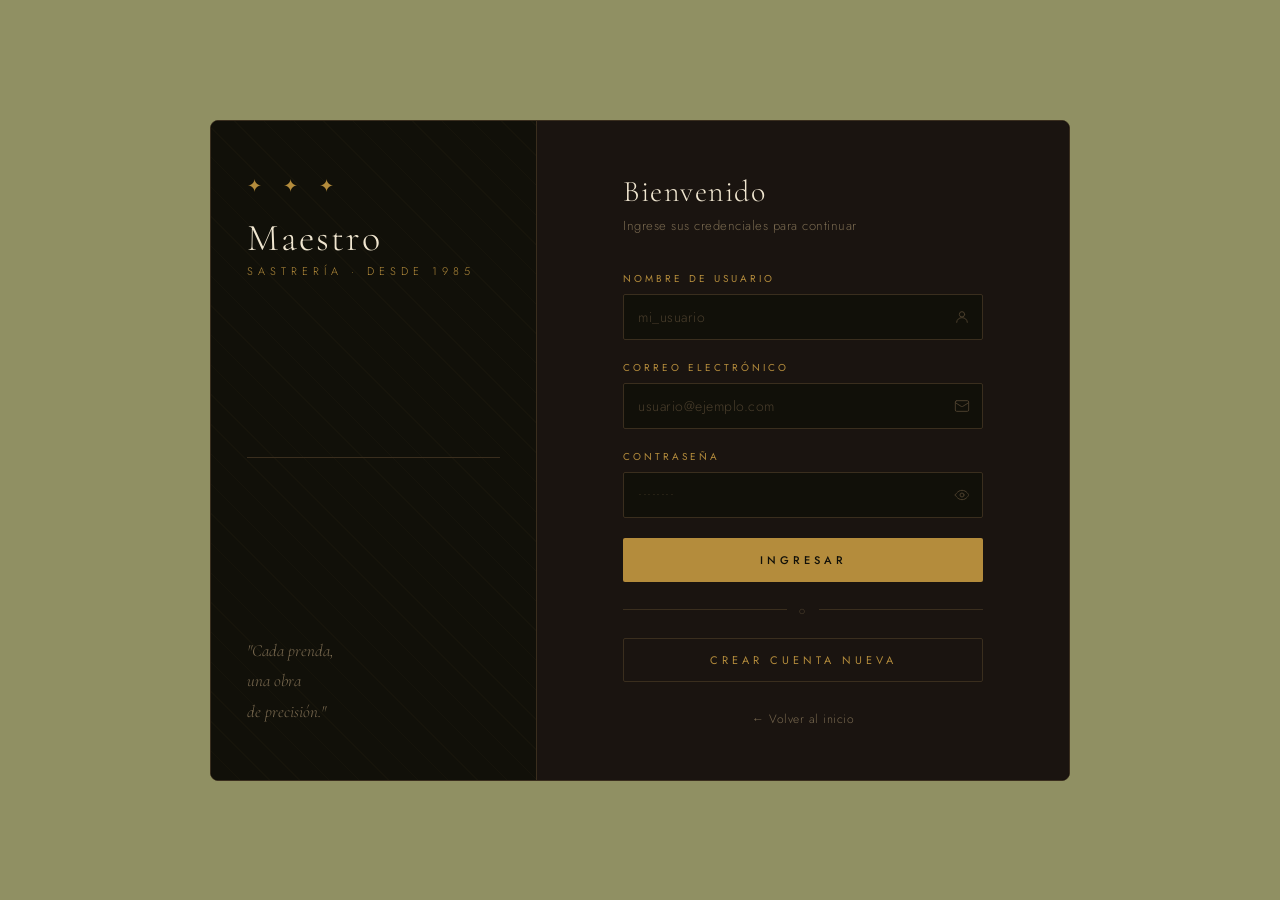
<file: Login.html>
<!DOCTYPE html>
<html lang="es">

<head>
  <meta charset="UTF-8" />
  <meta name="viewport" content="width=device-width, initial-scale=1.0" />
  <title>Maestro Sastrería — Ingresar</title>
  <link rel="stylesheet" href="css/style.css">

  <link
    href="https://fonts.googleapis.com/css2?family=Cormorant+Garamond:ital,wght@0,300;0,400;0,600;1,300&family=Jost:wght@300;400;500&display=swap"
    rel="stylesheet" />
</head>

<body class="login-page" style="background-color: rgb(144, 144, 99);">

  <div class="login-wrapper" style="background-color: rgb(0, 0, 0);">

    <!-- Panel izquierdo -->
    <aside class="login-left">
      <div class="login-brand">
        <div class="brand-ornament">✦ ✦ ✦</div>
        <h1 class="brand-name">
          Maestro
          <span class="brand-sub">Sastrería · Desde 1985</span>
        </h1>
      </div>

      <div class="login-divider-line"></div>

      <blockquote class="brand-tagline">
        "Cada prenda,<br>una obra<br>de precisión."
      </blockquote>
    </aside>

    <!-- Panel derecho -->
    <main class="login-right">
      <div class="login-form-container">

        <div class="login-header">
          <h2 class="login-title">Bienvenido</h2>
          <p class="login-subtitle">Ingrese sus credenciales para continuar</p>
        </div>

        <form class="login-form" action="#" method="post" novalidate>

          <div class="field-group">
            <label class="field-label" for="username">Nombre de usuario</label>
            <div class="field-input-wrap">
              <input class="field-input" type="text" id="username" name="username" placeholder="mi_usuario"
                autocomplete="username" />
              <span class="field-icon">
                <svg xmlns="http://www.w3.org/2000/svg" width="16" height="16" viewBox="0 0 24 24" fill="none"
                  stroke="currentColor" stroke-width="1.5" stroke-linecap="round" stroke-linejoin="round">
                  <circle cx="12" cy="8" r="4" />
                  <path d="M4 20c0-4 3.6-7 8-7s8 3 8 7" />
                </svg>
              </span>
            </div>
          </div>

          <div class="field-group">
            <label class="field-label" for="email">Correo electrónico</label>
            <div class="field-input-wrap">
              <input class="field-input" type="email" id="email" name="email" placeholder="usuario@ejemplo.com"
                autocomplete="email" />
              <span class="field-icon">
                <svg xmlns="http://www.w3.org/2000/svg" width="16" height="16" viewBox="0 0 24 24" fill="none"
                  stroke="currentColor" stroke-width="1.5" stroke-linecap="round" stroke-linejoin="round">
                  <rect x="2" y="4" width="20" height="16" rx="2" />
                  <path d="m22 7-8.97 5.7a1.94 1.94 0 0 1-2.06 0L2 7" />
                </svg>
              </span>
            </div>
          </div>

          <div class="field-group">
            <label class="field-label" for="password">Contraseña</label>
            <div class="field-input-wrap">
              <input class="field-input" type="password" id="password" name="password" placeholder="••••••••"
                autocomplete="current-password" />
              <button type="button" class="field-icon field-toggle" id="togglePassword" aria-label="Mostrar contraseña">
                <svg xmlns="http://www.w3.org/2000/svg" width="16" height="16" viewBox="0 0 24 24" fill="none"
                  stroke="currentColor" stroke-width="1.5" stroke-linecap="round" stroke-linejoin="round">
                  <path d="M2 12s3-7 10-7 10 7 10 7-3 7-10 7-10-7-10-7Z" />
                  <circle cx="12" cy="12" r="3" />
                </svg>
              </button>
            </div>
          </div>

          <button class="btn-primary" type="submit" name="accion" value="login">
            Ingresar
          </button>

          <div class="form-divider">
            <span class="divider-line"></span>
            <span class="divider-label">o</span>
            <span class="divider-line"></span>
          </div>

          <button class="btn-secondary" type="submit" name="accion" value="registro">
            Crear cuenta nueva
          </button>

        </form>

        <p class="login-footer-note">
          <a href="index.html">← Volver al inicio</a>
        </p>
      </div>
    </main>
  </div>

  <script src="js/app.js"></script>
</body>

</html>
</file>
<file: css/style.css>
@charset "UTF-8";
/* ============================================================
   login.css — compilado desde login.scss
   Variables definidas en _variables.scss

   $darker-bg:  #111009
   $dark-bg:    #1a1410
   $gold:       #b48c3c
   $gold-light: #d4ae6a
   $gold-dim:   #7a6a50
   $border:     #3a2e1e
   $text-main:  #f0e6d0
   $text-muted: #7a6a50
   $text-dim:   #4a3e2c
   $error:      #c0392b
   $font-display: 'Cormorant Garamond', serif
   $font-body:    'Jost', sans-serif
   $radius-sm:  2px
   $radius-lg:  8px
   $transition: 0.2s ease
   ============================================================ */
/* ---------- Layout principal ---------- */
.login-page {
  display: flex;
  align-items: center;
  justify-content: center;
  min-height: 100vh;
  padding: 24px;
  background: #111009;
}

.login-wrapper {
  display: flex;
  width: 100%;
  max-width: 860px;
  min-height: 560px;
  border-radius: 8px;
  overflow: hidden;
  border: 0.5px solid #3a2e1e;
}

/* ---------- Panel izquierdo ---------- */
.login-left {
  width: 38%;
  background: #111009;
  padding: 52px 36px;
  display: flex;
  flex-direction: column;
  justify-content: space-between;
  position: relative;
  border-right: 0.5px solid #3a2e1e;
  background-image: repeating-linear-gradient(45deg, transparent, transparent 20px, rgba(180, 140, 60, 0.03) 20px, rgba(180, 140, 60, 0.03) 21px);
}

.brand-ornament {
  font-size: 18px;
  color: #b48c3c;
  letter-spacing: 8px;
  margin-bottom: 20px;
}

.brand-name {
  font-family: "Cormorant Garamond", serif;
  font-size: 38px;
  font-weight: 300;
  color: #f0e6d0;
  line-height: 1.05;
  letter-spacing: 2px;
}

.brand-sub {
  display: block;
  font-family: "Jost", sans-serif;
  font-size: 11px;
  font-weight: 300;
  letter-spacing: 5px;
  color: #b48c3c;
  margin-top: 8px;
  text-transform: uppercase;
}

.login-divider-line {
  width: 100%;
  height: 0.5px;
  background: #3a2e1e;
}

.brand-tagline {
  font-family: "Cormorant Garamond", serif;
  font-style: italic;
  font-size: 17px;
  font-weight: 300;
  color: #7a6a50;
  line-height: 1.8;
  border: none;
}

/* ---------- Panel derecho ---------- */
.login-right {
  flex: 1;
  background: #1a1410;
  display: flex;
  align-items: center;
  justify-content: center;
  padding: 52px 44px;
}

.login-form-container {
  width: 100%;
  max-width: 360px;
}

.login-title {
  font-family: "Cormorant Garamond", serif;
  font-size: 30px;
  font-weight: 300;
  color: #f0e6d0;
  letter-spacing: 1.5px;
  margin-bottom: 6px;
}

.login-subtitle {
  font-size: 13px;
  font-weight: 300;
  color: #7a6a50;
  letter-spacing: 0.5px;
  margin-bottom: 36px;
}

/* ---------- Campos ---------- */
.login-form {
  display: flex;
  flex-direction: column;
  gap: 0;
}

.field-group {
  margin-bottom: 20px;
}

.field-label {
  display: block;
  font-size: 10px;
  font-weight: 400;
  letter-spacing: 3px;
  text-transform: uppercase;
  color: #b48c3c;
  margin-bottom: 8px;
}

.field-input-wrap {
  position: relative;
}

.field-input {
  width: 100%;
  background: #111009;
  border: 0.5px solid #3a2e1e;
  border-radius: 2px;
  padding: 12px 40px 12px 14px;
  font-family: "Jost", sans-serif;
  font-size: 14px;
  font-weight: 300;
  color: #f0e6d0;
  letter-spacing: 0.5px;
  outline: none;
  transition: border-color 0.2s ease;
}

.field-input::placeholder {
  color: #4a3e2c;
}

.field-input:focus {
  border-color: #b48c3c;
}

.field-icon {
  position: absolute;
  right: 13px;
  top: 50%;
  transform: translateY(-50%);
  color: #4a3e2c;
  display: flex;
  align-items: center;
  pointer-events: none;
}

.field-toggle {
  pointer-events: all;
  background: transparent;
  border: none;
  padding: 0;
  color: #4a3e2c;
  transition: color 0.2s ease;
  display: flex;
  align-items: center;
}

.field-toggle:hover {
  color: #b48c3c;
}

/* ---------- Recordar / Olvidé ---------- */
.field-row {
  display: flex;
  justify-content: space-between;
  align-items: center;
  margin-bottom: 28px;
}

.remember-label {
  display: flex;
  align-items: center;
  gap: 8px;
  cursor: pointer;
}

.remember-check {
  accent-color: #b48c3c;
  width: 13px;
  height: 13px;
  cursor: pointer;
}

.remember-text {
  font-size: 12px;
  font-weight: 300;
  color: #7a6a50;
}

.forgot-link {
  font-size: 12px;
  font-weight: 300;
  color: #b48c3c;
  letter-spacing: 0.3px;
  transition: color 0.2s ease;
}

.forgot-link:hover {
  color: #d4ae6a;
}

/* ---------- Botones ---------- */
.btn-primary {
  width: 100%;
  background: #b48c3c;
  color: #111009;
  border: none;
  border-radius: 2px;
  padding: 14px;
  font-family: "Jost", sans-serif;
  font-size: 11px;
  font-weight: 500;
  letter-spacing: 4px;
  text-transform: uppercase;
  cursor: pointer;
  transition: background 0.2s ease, letter-spacing 0.2s ease;
  margin-bottom: 20px;
}

.btn-primary:hover {
  background: #d4ae6a;
  letter-spacing: 5px;
}

.btn-primary:active {
  transform: scale(0.99);
}

.form-divider {
  display: flex;
  align-items: center;
  gap: 12px;
  margin-bottom: 20px;
}

.divider-line {
  flex: 1;
  height: 0.5px;
  background: #3a2e1e;
}

.divider-label {
  font-size: 11px;
  color: #4a3e2c;
  letter-spacing: 2px;
}

.btn-secondary {
  display: block;
  width: 100%;
  text-align: center;
  background: transparent;
  color: #b48c3c;
  border: 0.5px solid #3a2e1e;
  border-radius: 2px;
  padding: 13px;
  font-family: "Jost", sans-serif;
  font-size: 11px;
  font-weight: 400;
  letter-spacing: 4px;
  text-transform: uppercase;
  transition: border-color 0.2s ease, color 0.2s ease, background 0.2s ease;
}

.btn-secondary:hover {
  border-color: #b48c3c;
  background: rgba(180, 140, 60, 0.06);
}

.login-footer-note {
  margin-top: 28px;
  text-align: center;
  font-size: 12px;
  color: #4a3e2c;
}

.login-footer-note a {
  color: #7a6a50;
  letter-spacing: 0.5px;
  transition: color 0.2s ease;
}

.login-footer-note a:hover {
  color: #b48c3c;
}

/* ---------- Responsive ---------- */
@media (max-width: 640px) {
  .login-page {
    padding: 0;
  }
  .login-wrapper {
    flex-direction: column;
    border-radius: 0;
    min-height: 100vh;
    border: none;
  }
  .login-left {
    width: 100%;
    padding: 36px 28px 28px;
    flex-direction: row;
    align-items: center;
    justify-content: space-between;
    border-right: none;
    border-bottom: 0.5px solid #3a2e1e;
    min-height: auto;
  }
  .login-divider-line,
  .brand-tagline {
    display: none;
  }
  .brand-name {
    font-size: 28px;
  }
  .brand-ornament {
    margin-bottom: 12px;
  }
  .login-right {
    padding: 40px 28px;
    align-items: flex-start;
  }
}
/* ============================================================
   styles.css — Estilos base globales · Maestro Sastrería
   ============================================================ */
/* ---------- Reset ---------- */
*,
*::before,
*::after {
  box-sizing: border-box;
  margin: 0;
  padding: 0;
}

html {
  font-size: 16px;
  scroll-behavior: smooth;
}

body {
  font-family: "Jost", sans-serif;
  font-weight: 300;
  background: #1a1410;
  color: #f0e6d0;
  min-height: 100vh;
  -webkit-font-smoothing: antialiased;
}

a {
  color: inherit;
  text-decoration: none;
}

img {
  display: block;
  max-width: 100%;
}

button {
  cursor: pointer;
  font-family: inherit;
}

/*# sourceMappingURL=style.css.map */
</file>
